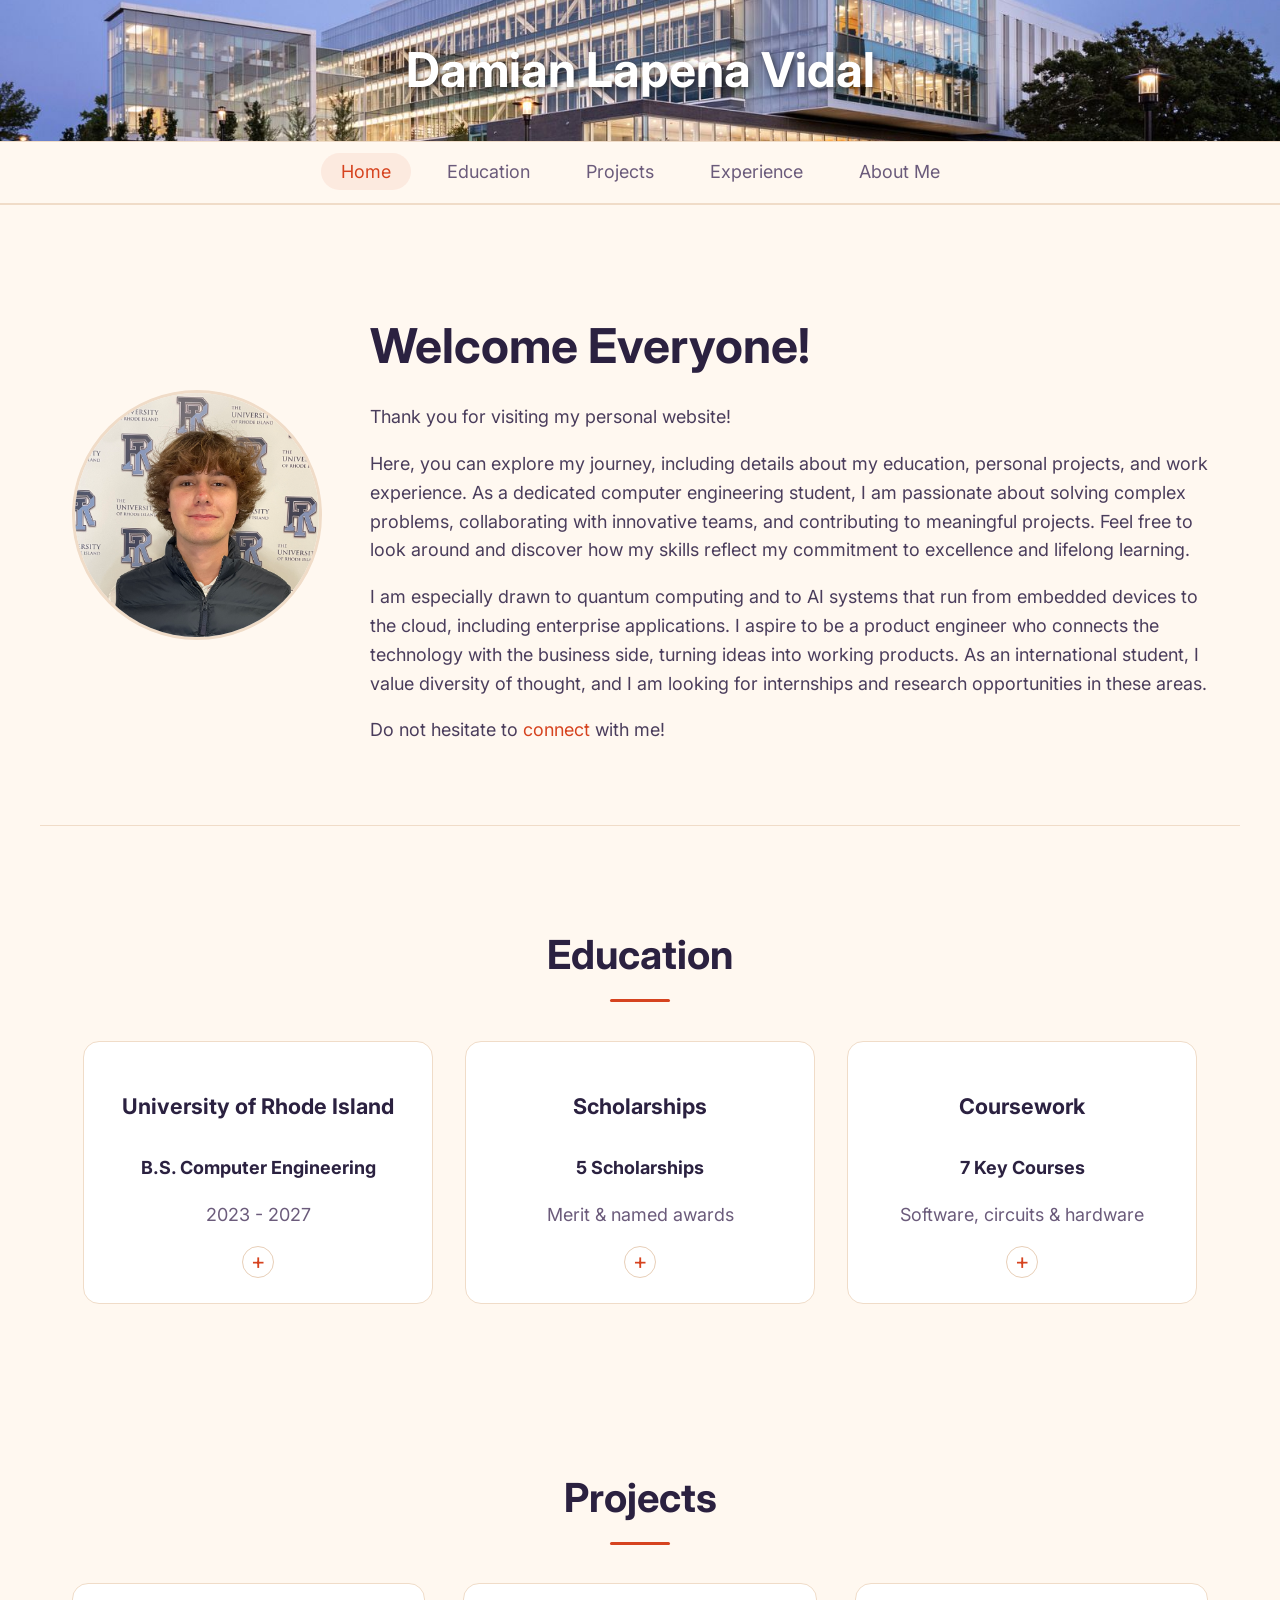
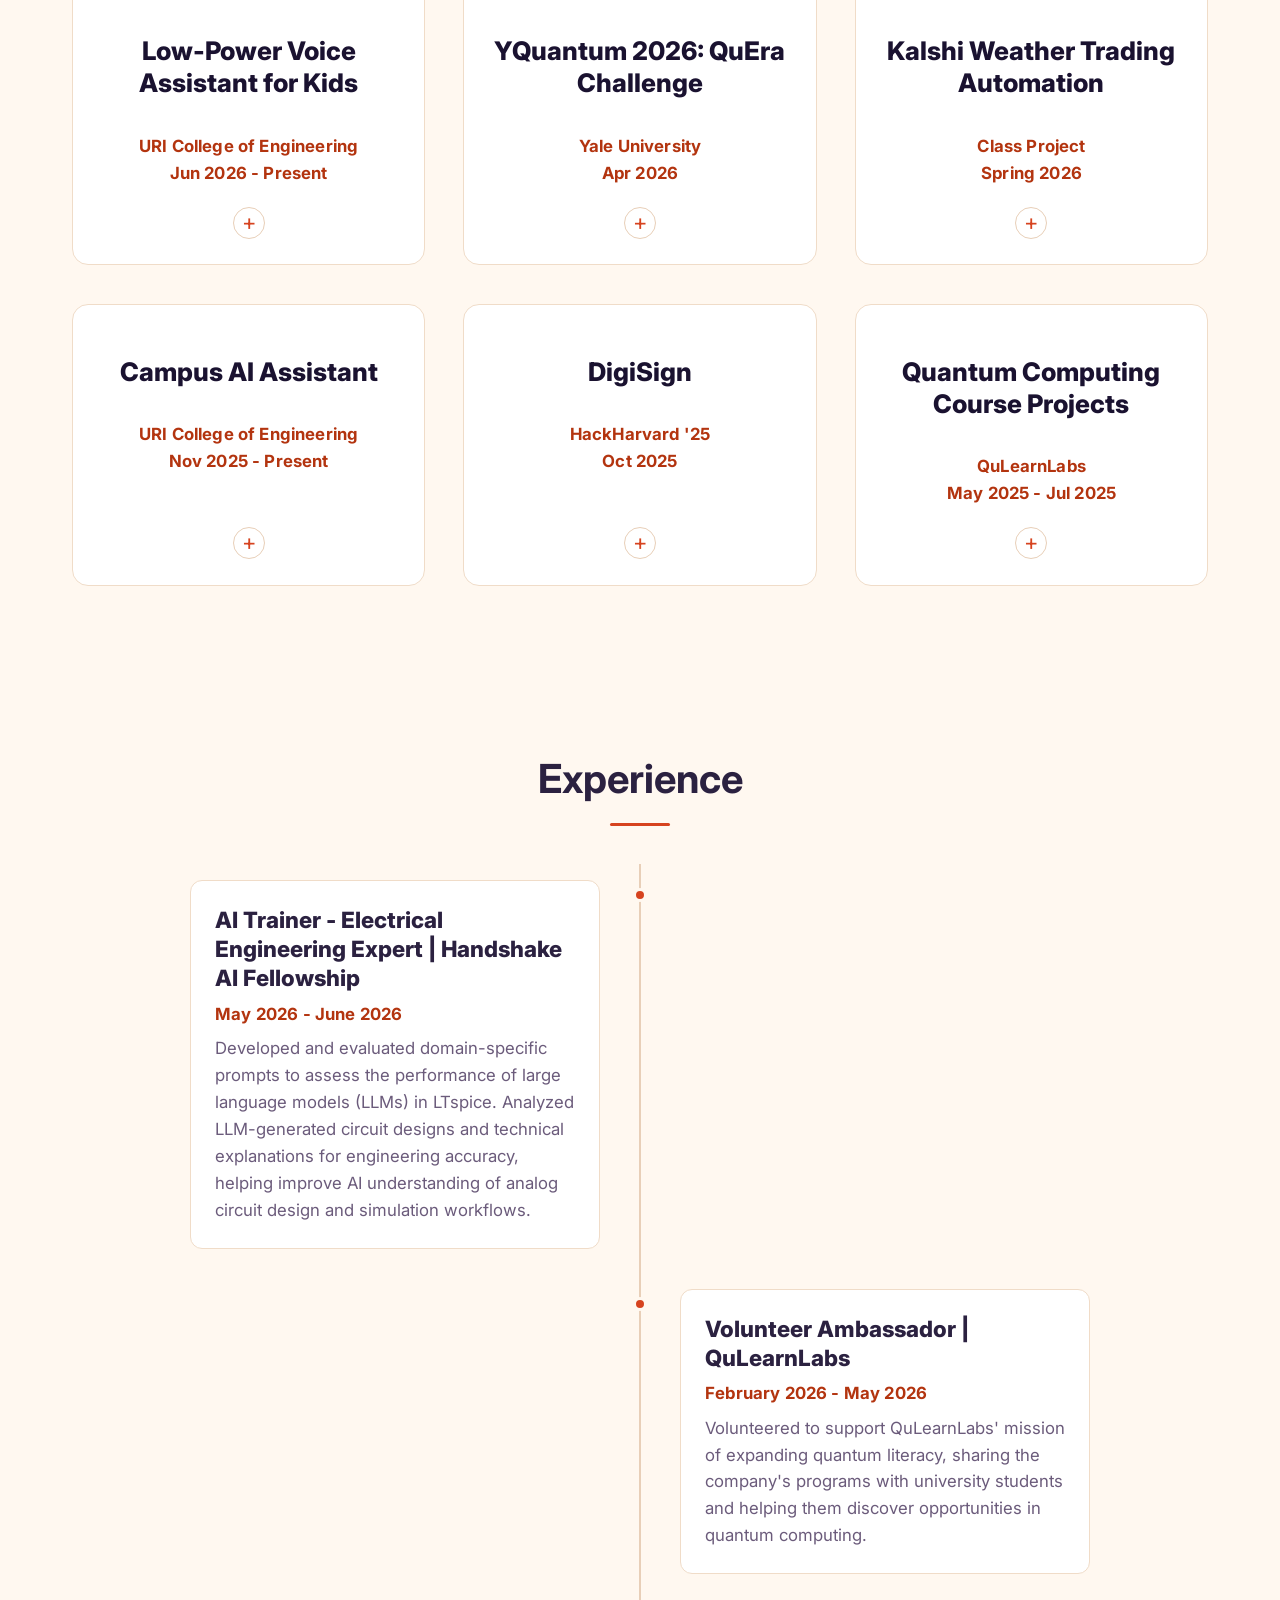
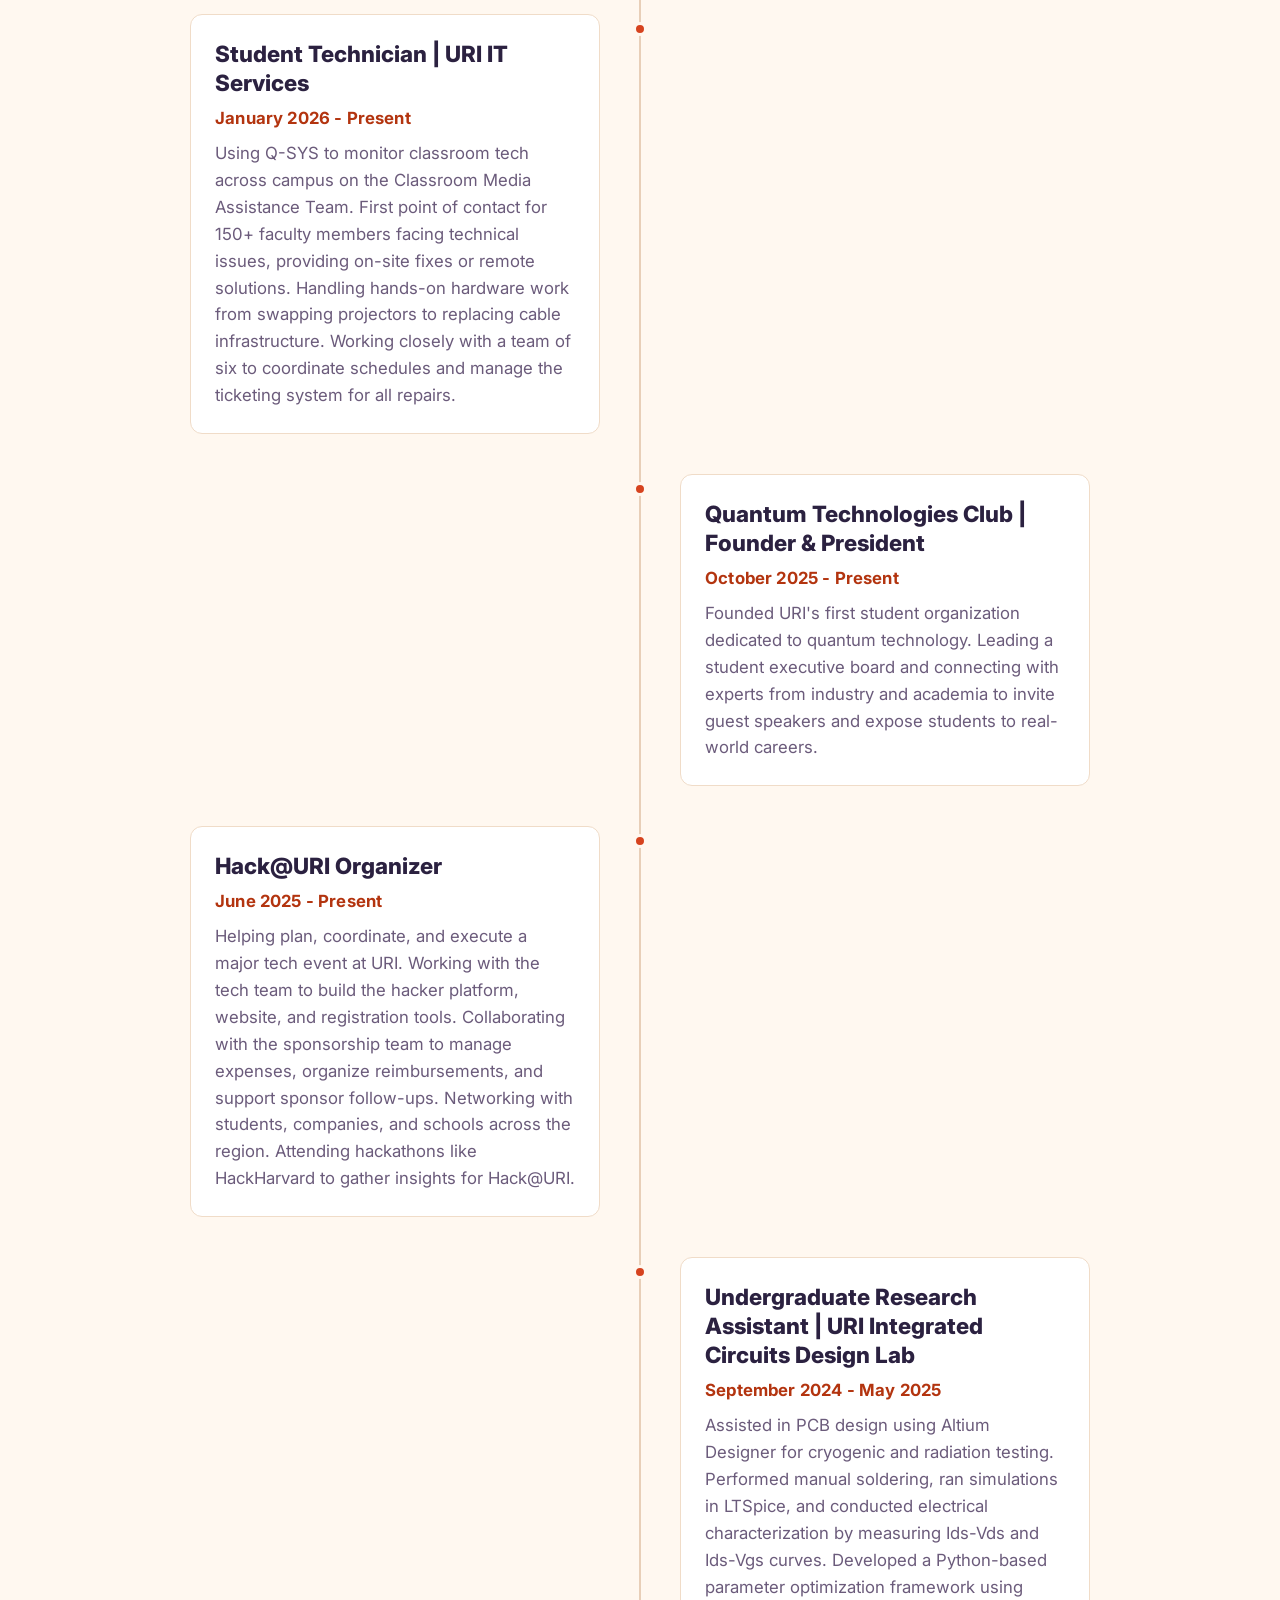
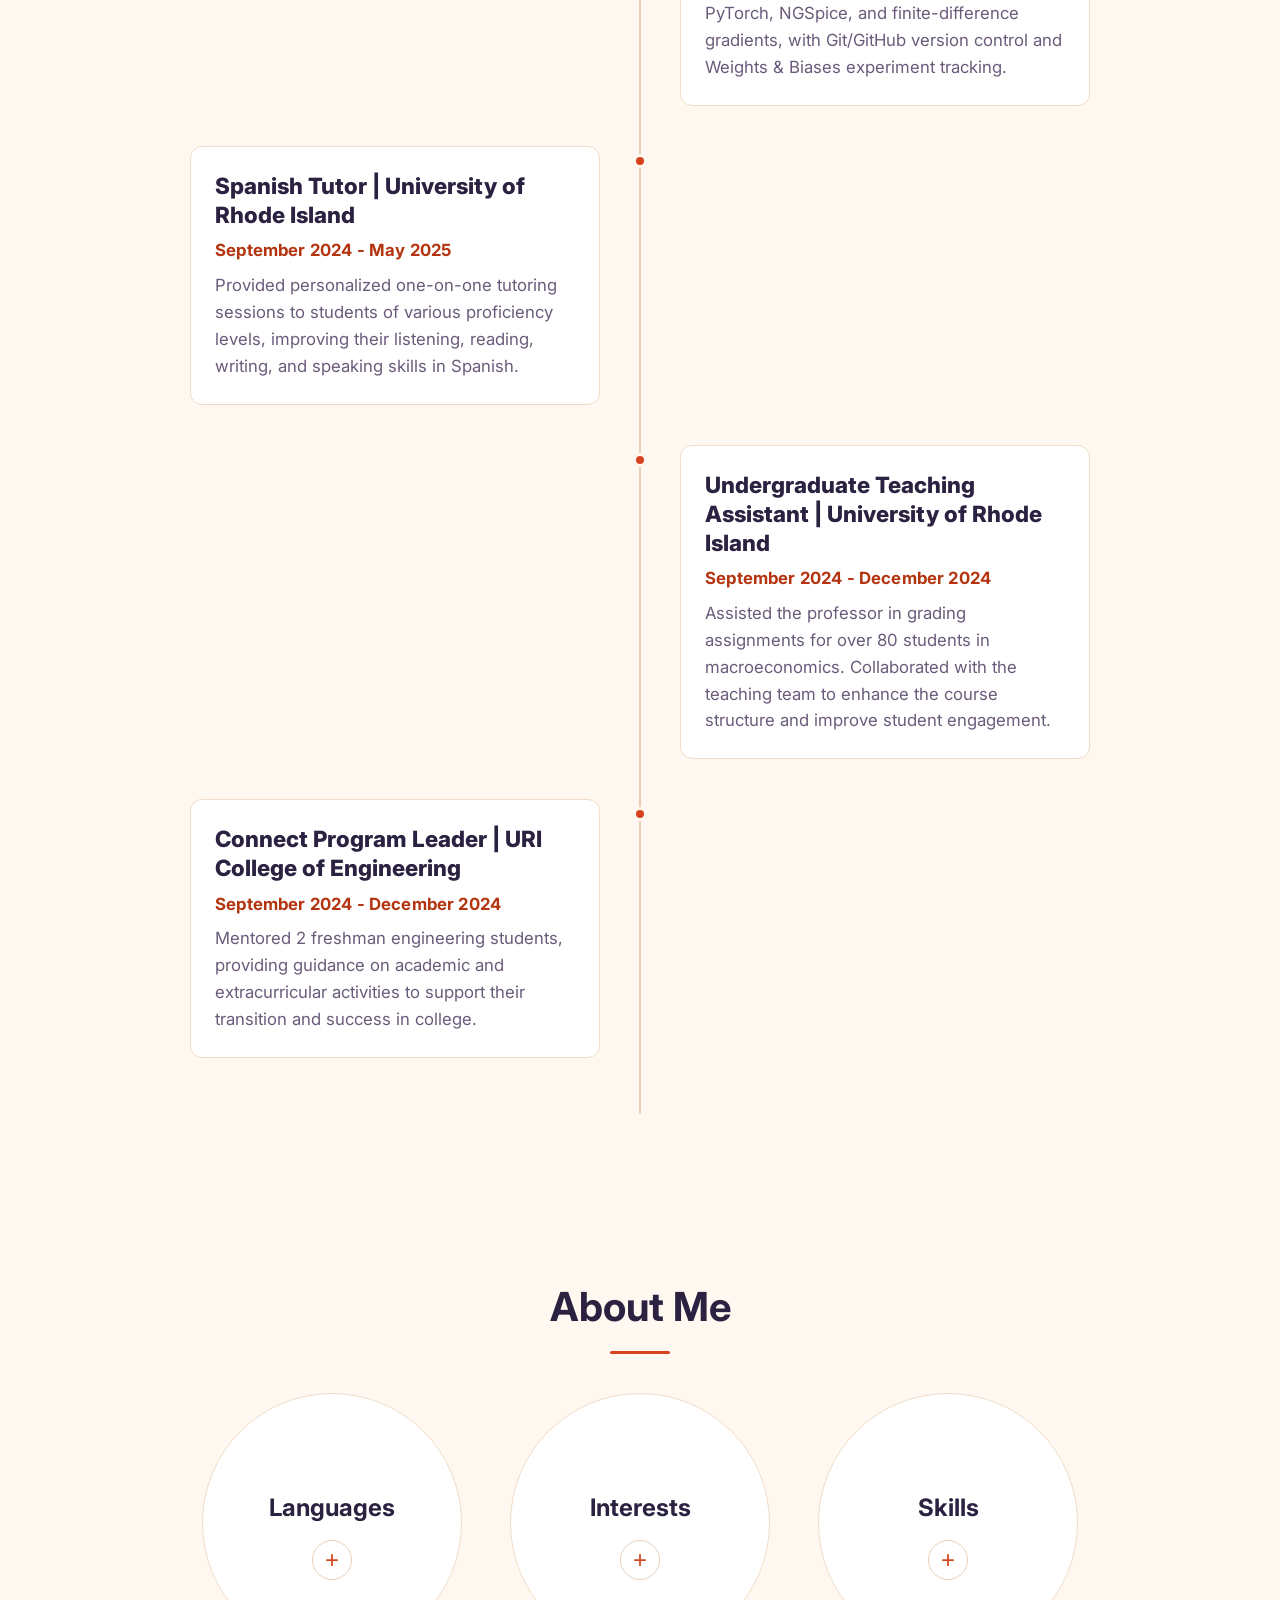
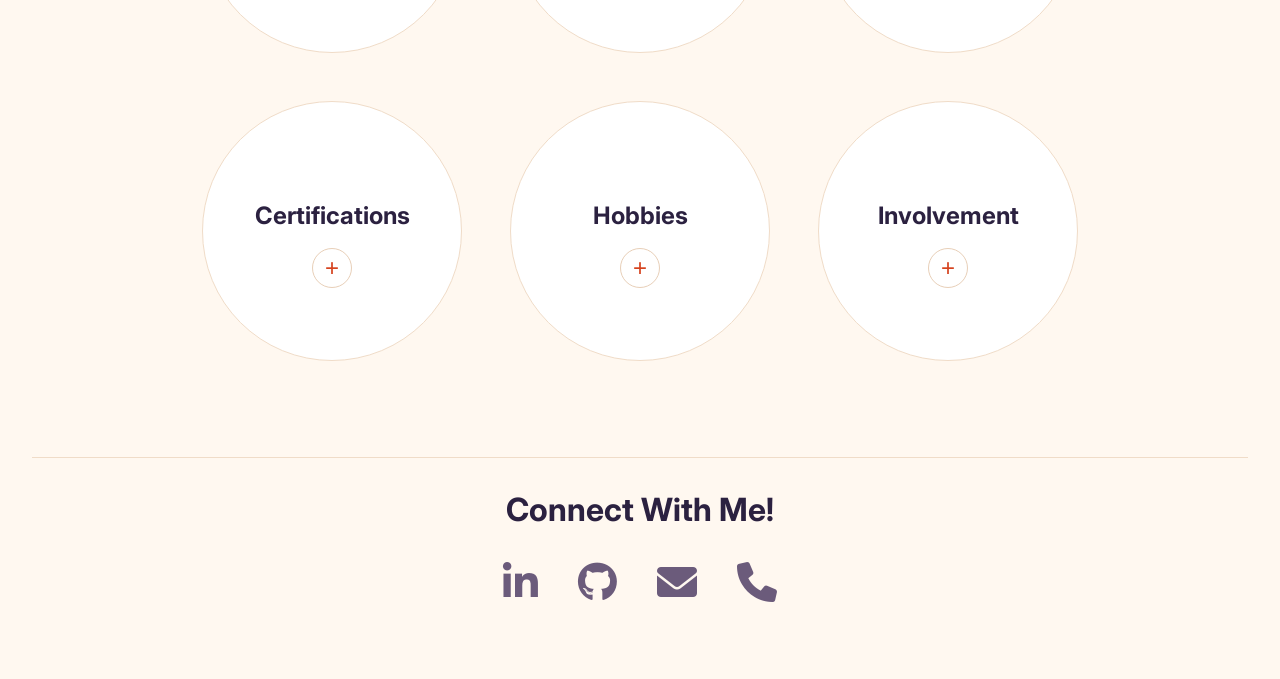
<file: index.html>
<!DOCTYPE html>
<html lang="en">
<head>
    <meta charset="UTF-8">
    <meta name="viewport" content="width=device-width, initial-scale=1.0">
    <title>Damian Lapena Vidal</title>
    <link rel="stylesheet" href="css/styles.css">
    <link rel="stylesheet" href="https://cdnjs.cloudflare.com/ajax/libs/font-awesome/6.0.0-beta3/css/all.min.css">
    <link rel="stylesheet" href="https://fonts.googleapis.com/css2?family=Inter:wght@400;700&display=swap">
    <script src="js/main.js" defer></script>
</head>
<body>

    <!-- HEADER -->
    <header>
        <h1>Damian Lapena Vidal</h1>
    </header>

    <!-- NAVIGATION -->
    <nav id="main-nav">
        <button id="menu-toggle" class="menu-toggle" aria-label="Toggle navigation menu" aria-expanded="false" aria-controls="main-nav-list">
            <span></span>
            <span></span>
            <span></span>
        </button>
        <div class="nav-border"></div>
        <ul id="main-nav-list">
            <li><a href="#welcome">Home</a></li>
            <li><a href="#education">Education</a></li>
            <li><a href="#projects">Projects</a></li>
            <li><a href="#experience">Experience</a></li>
            <li><a href="#about">About Me</a></li>
        </ul>
        <div class="nav-border"></div>
    </nav>

    <!-- WELCOME -->
    <section id="welcome" class="section">
        <div class="welcome-image">
            <img src="img/profile-pic-2.jpg" alt="Profile picture of Damian Lapena Vidal">
        </div>
        <div class="welcome-content">
            <h2>Welcome Everyone!</h2>
            <p>Thank you for visiting my personal website!</p>
            <p>
                Here, you can explore my journey, including details about my education,
                personal projects, and work experience. As a dedicated computer engineering
                student, I am passionate about solving complex problems, collaborating with
                innovative teams, and contributing to meaningful projects. Feel free to look
                around and discover how my skills reflect my commitment to excellence and
                lifelong learning.
            </p>
            <p>
                I am especially drawn to quantum computing and to AI systems that run from
                embedded devices to the cloud, including enterprise applications. I aspire to
                be a product engineer who connects the technology with the business side,
                turning ideas into working products. As an international student, I value
                diversity of thought, and I am looking for internships and research
                opportunities in these areas.
            </p>
            <p>Do not hesitate to <a href="#connect" class="inline-link">connect</a> with me!</p>
        </div>
    </section>

    <!-- EDUCATION -->
    <section id="education" class="section">
        <h2 class="section-title">Education</h2>
        <div class="card-row">
            <div class="card card-clickable" role="button" tabindex="0" aria-haspopup="dialog">
                <h3>University of Rhode Island</h3>
                <div class="card-summary">
                    <p class="summary-main">B.S. Computer Engineering</p>
                    <p>2023 - 2027</p>
                </div>
                <span class="card-hint" aria-hidden="true">+</span>
                <div class="card-detail" hidden>
                    <p>B.S. Computer Engineering</p>
                    <p>Minor in Math</p>
                    <p>Certificate in AI/ML in Engineering Applications</p>
                    <p>GPA: 4.0/4.0</p>
                    <p>Started: September 2023</p>
                    <p>Expected Graduation: May 2027</p>
                </div>
            </div>
            <div class="card card-clickable" role="button" tabindex="0" aria-haspopup="dialog">
                <h3>Scholarships</h3>
                <div class="card-summary">
                    <p class="summary-main">5 Scholarships</p>
                    <p>Merit &amp; named awards</p>
                </div>
                <span class="card-hint" aria-hidden="true">+</span>
                <div class="card-detail" hidden>
                    <p>URI Presidential Scholarship</p>
                    <p>Subramaniam Family Scholarship</p>
                    <p>C &amp; W Eckman Scholarship</p>
                    <p>Dr. &amp; Mrs. E. Eddy Scholarship</p>
                    <p>Barbara A. Woods Memorial Scholarship</p>
                </div>
            </div>
            <div class="card card-clickable" role="button" tabindex="0" aria-haspopup="dialog">
                <h3>Coursework</h3>
                <div class="card-summary">
                    <p class="summary-main">7 Key Courses</p>
                    <p>Software, circuits &amp; hardware</p>
                </div>
                <span class="card-hint" aria-hidden="true">+</span>
                <div class="card-detail" hidden>
                    <p>Cloud Computing (AWS/Microsoft Azure)</p>
                    <p>Computer Networks</p>
                    <p>Machine Learning I &amp; II (Python/Scikit-Learn/PyTorch)</p>
                    <p>Data Structures &amp; Algorithms (C++)</p>
                    <p>Circuit Theory (MATLAB/LTSpice)</p>
                    <p>Digital Computer Design (FPGA/VHDL)</p>
                    <p>Computer Architecture (MIPS)</p>
                </div>
            </div>
        </div>
    </section>

    <!-- MODAL -->
    <div id="card-modal" class="modal-overlay" hidden>
        <div class="modal">
            <button class="modal-close" aria-label="Close">&times;</button>
            <h3 class="modal-title"></h3>
            <div class="modal-body"></div>
        </div>
    </div>

    <!-- PROJECTS -->
    <section id="projects" class="section">
        <h2 class="section-title">Projects</h2>
        <div class="card-grid">
            <div class="card card-clickable" role="button" tabindex="0" aria-haspopup="dialog">
                <h3>Low-Power Voice Assistant for Kids</h3>
                <p class="date"><span>URI College of Engineering</span> <span>Jun 2026 - Present</span></p>
                <span class="card-hint" aria-hidden="true">+</span>
                <div class="card-detail" hidden>
                    <p>Voice assistant that helps kids learn new languages through natural spoken
                        conversation with friendly AI characters. Engineering a real-time voice
                        pipeline in async Python, streaming bidirectional audio between device
                        and OpenAI Realtime API. Delivered a working prototype on Raspberry Pi 5,
                        now moving toward a lower-power device for everyday use.</p>
                </div>
            </div>
            <div class="card card-clickable" role="button" tabindex="0" aria-haspopup="dialog">
                <h3>YQuantum 2026: QuEra Challenge</h3>
                <p class="date"><span>Yale University</span> <span>Apr 2026</span></p>
                <span class="card-hint" aria-hidden="true">+</span>
                <div class="card-detail" hidden>
                    <p>Quantum hackathon submission for the QuEra Challenge, exploring why a 1-qubit
                        gate can be harder to implement than a 2-qubit gate. Built in Python and
                        Jupyter notebooks with Bloqade, QuEra's quantum SDK.</p>
                    <p><a href="https://github.com/jwoolnt/yquantum-2026-the-operators" target="_blank" rel="noopener noreferrer" class="inline-link">View on GitHub</a></p>
                </div>
            </div>
            <div class="card card-clickable" role="button" tabindex="0" aria-haspopup="dialog">
                <h3>Kalshi Weather Trading Automation</h3>
                <p class="date"><span>Class Project</span> <span>Spring 2026</span></p>
                <span class="card-hint" aria-hidden="true">+</span>
                <div class="card-detail" hidden>
                    <p>Python tooling for weather market analysis and trading automation on Kalshi.</p>
                    <p><a href="https://github.com/damianlapenavidal/kalshi-AI-automated" target="_blank" rel="noopener noreferrer" class="inline-link">View on GitHub</a></p>
                </div>
            </div>
            <div class="card card-clickable" role="button" tabindex="0" aria-haspopup="dialog">
                <h3>Campus AI Assistant</h3>
                <p class="date"><span>URI College of Engineering</span> <span>Nov 2025 - Present</span></p>
                <span class="card-hint" aria-hidden="true">+</span>
                <div class="card-detail" hidden>
                    <p>Retrieval-Augmented Generation (RAG) AI assistant automating responses to
                        high-volume student inquiries. Built with Python, LangChain, and OpenAI
                        APIs, with real-time web scraping pipelines using Firecrawl and
                        BeautifulSoup4, containerized with Docker. Collaborating on a 4-person
                        team.</p>
                </div>
            </div>
            <div class="card card-clickable" role="button" tabindex="0" aria-haspopup="dialog">
                <h3>DigiSign</h3>
                <p class="date"><span>HackHarvard '25</span> <span>Oct 2025</span></p>
                <span class="card-hint" aria-hidden="true">+</span>
                <div class="card-detail" hidden>
                    <p>JavaScript-based e-signature capture tool that tracks a user's finger via
                        webcam for secure payment transactions. Built with React, Node.js, Google
                        Gemini API, and Stripe. Deployed with Cloudflare. Delivered as a functional
                        MVP within the 36-hour hackathon deadline.</p>
                    <p><a href="https://digisign-6e9.pages.dev/" target="_blank" rel="noopener noreferrer" class="inline-link">Check it out!</a></p>
                </div>
            </div>
            <div class="card card-clickable" role="button" tabindex="0" aria-haspopup="dialog">
                <h3>Quantum Computing Course Projects</h3>
                <p class="date"><span>QuLearnLabs</span> <span>May 2025 - Jul 2025</span></p>
                <span class="card-hint" aria-hidden="true">+</span>
                <div class="card-detail" hidden>
                    <p>Hands-on projects from QuLearnLabs' quantum computing program, covering quantum
                        mechanics for computing, post-quantum cryptography, and quantum-safe protocols.
                        Designed and simulated quantum circuits with IBM Qiskit, explored classical-quantum
                        hybrid approaches, and built a capstone implementing Grover's Algorithm with 4 qubits.</p>
                    <p><a href="https://github.com/damianlapenavidal/Quantum-Computing-Course-by-QuLearnLabs" target="_blank" rel="noopener noreferrer" class="inline-link">View on GitHub</a></p>
                </div>
            </div>
        </div>
    </section>

    <!-- EXPERIENCE -->
    <section id="experience" class="section">
        <h2 class="section-title">Experience</h2>
        <div class="timeline">
            <div class="timeline-item">
                <div class="timeline-content">
                    <h3>AI Trainer - Electrical Engineering Expert | Handshake AI Fellowship</h3>
                    <p class="date">May 2026 - June 2026</p>
                    <p>Developed and evaluated domain-specific prompts to assess the
                        performance of large language models (LLMs) in LTspice. Analyzed
                        LLM-generated circuit designs and technical explanations for
                        engineering accuracy, helping improve AI understanding of analog
                        circuit design and simulation workflows.</p>
                </div>
            </div>
            <div class="timeline-item">
                <div class="timeline-content">
                    <h3>Volunteer Ambassador | QuLearnLabs</h3>
                    <p class="date">February 2026 - May 2026</p>
                    <p>Volunteered to support QuLearnLabs' mission of expanding quantum
                        literacy, sharing the company's programs with university students
                        and helping them discover opportunities in quantum computing.</p>
                </div>
            </div>
            <div class="timeline-item">
                <div class="timeline-content">
                    <h3>Student Technician | URI IT Services</h3>
                    <p class="date">January 2026 - Present</p>
                    <p>Using Q-SYS to monitor classroom tech across campus on the Classroom
                        Media Assistance Team. First point of contact for 150+ faculty members
                        facing technical issues, providing on-site fixes or remote solutions.
                        Handling hands-on hardware work from swapping projectors to replacing
                        cable infrastructure. Working closely with a team of six to coordinate
                        schedules and manage the ticketing system for all repairs.</p>
                </div>
            </div>
            <div class="timeline-item">
                <div class="timeline-content">
                    <h3>Quantum Technologies Club | Founder &amp; President</h3>
                    <p class="date">October 2025 - Present</p>
                    <p>Founded URI's first student organization dedicated to quantum
                        technology. Leading a student executive board and connecting with
                        experts from industry and academia to invite guest speakers and
                        expose students to real-world careers.</p>
                </div>
            </div>
            <div class="timeline-item">
                <div class="timeline-content">
                    <h3>Hack@URI Organizer</h3>
                    <p class="date">June 2025 - Present</p>
                    <p>Helping plan, coordinate, and execute a major tech event at URI.
                        Working with the tech team to build the hacker platform, website,
                        and registration tools. Collaborating with the sponsorship team to
                        manage expenses, organize reimbursements, and support sponsor
                        follow-ups. Networking with students, companies, and schools across
                        the region. Attending hackathons like HackHarvard to gather
                        insights for Hack@URI.</p>
                </div>
            </div>
            <div class="timeline-item">
                <div class="timeline-content">
                    <h3>Undergraduate Research Assistant | URI Integrated Circuits Design Lab</h3>
                    <p class="date">September 2024 - May 2025</p>
                    <p>Assisted in PCB design using Altium Designer for cryogenic and
                        radiation testing. Performed manual soldering, ran simulations
                        in LTSpice, and conducted electrical characterization by measuring
                        Ids-Vds and Ids-Vgs curves. Developed a Python-based parameter
                        optimization framework using PyTorch, NGSpice, and
                        finite-difference gradients, with Git/GitHub version control
                        and Weights &amp; Biases experiment tracking.</p>
                </div>
            </div>
            <div class="timeline-item">
                <div class="timeline-content">
                    <h3>Spanish Tutor | University of Rhode Island</h3>
                    <p class="date">September 2024 - May 2025</p>
                    <p>Provided personalized one-on-one tutoring sessions to students of
                        various proficiency levels, improving their listening, reading,
                        writing, and speaking skills in Spanish.</p>
                </div>
            </div>
            <div class="timeline-item">
                <div class="timeline-content">
                    <h3>Undergraduate Teaching Assistant | University of Rhode Island</h3>
                    <p class="date">September 2024 - December 2024</p>
                    <p>Assisted the professor in grading assignments for over 80 students
                        in macroeconomics. Collaborated with the teaching team to enhance
                        the course structure and improve student engagement.</p>
                </div>
            </div>
            <div class="timeline-item">
                <div class="timeline-content">
                    <h3>Connect Program Leader | URI College of Engineering</h3>
                    <p class="date">September 2024 - December 2024</p>
                    <p>Mentored 2 freshman engineering students, providing guidance on
                        academic and extracurricular activities to support their transition
                        and success in college.</p>
                </div>
            </div>
        </div>
    </section>

    <!-- ABOUT ME -->
    <section id="about" class="section">
        <h2 class="section-title">About Me</h2>
        <div class="circle-row">
            <div class="circle-card">
                <h3>Languages</h3>
                <button class="card-expand" aria-label="Show details">+</button>
                <div class="card-detail" hidden>
                    <p>Spanish (Native)</p>
                    <p>Valenciano (Native)</p>
                    <p>Catalan (Native)</p>
                    <p>English (Fluent/Bilingual)</p>
                    <p>German (Elementary)</p>
                </div>
            </div>
            <div class="circle-card">
                <h3>Interests</h3>
                <button class="card-expand" aria-label="Show details">+</button>
                <div class="card-detail" hidden>
                    <p>Embedded &amp; Cloud AI</p>
                    <p>Enterprise AI &amp; Business</p>
                    <p>Product Engineering &amp; Startups</p>
                    <p>Quantum Computing</p>
                </div>
            </div>
            <div class="circle-card">
                <h3>Skills</h3>
                <button class="card-expand" aria-label="Show details">+</button>
                <div class="card-detail" hidden>
                    <p><strong>AI &amp; Data:</strong> Python, PyTorch, Scikit-Learn, LangChain, OpenAI APIs, RAG</p>
                    <p><strong>Cloud &amp; DevOps:</strong> AWS, Azure, Docker, Git/GitHub, Cloudflare</p>
                    <p><strong>Embedded &amp; Hardware:</strong> C++, VHDL/FPGA, Raspberry Pi, Altium Designer, LTspice, MATLAB</p>
                    <p><strong>Full-Stack:</strong> React, Node.js, JavaScript, HTML/CSS</p>
                    <p><strong>Product &amp; Business:</strong> Rapid prototyping, MVP delivery, Excel, Power BI</p>
                    <p><strong>Quantum:</strong> IBM Qiskit</p>
                </div>
            </div>
            <div class="circle-card">
                <h3>Certifications</h3>
                <button class="card-expand" aria-label="Show details">+</button>
                <div class="card-detail" hidden>
                    <p>AI-assisted Software Engineering for Quantum Computing and PQC [AISEQ]</p>
                    <p>Python Online Course</p>
                    <p>Microsoft Excel Online Course</p>
                    <p>Microsoft Power BI Online Course</p>
                </div>
            </div>
            <div class="circle-card">
                <h3>Hobbies</h3>
                <button class="card-expand" aria-label="Show details">+</button>
                <div class="card-detail" hidden>
                    <p><strong>Sports:</strong> Pickleball, padel, soccer, volleyball &amp; more</p>
                    <p><strong>Outdoors:</strong> Skiing, hiking &amp; traveling to new places</p>
                    <p><strong>On the side:</strong> Business &amp; economy books, podcasts, investing and languages</p>
                </div>
            </div>
            <div class="circle-card">
                <h3>Involvement</h3>
                <button class="card-expand" aria-label="Show details">+</button>
                <div class="card-detail" hidden>
                    <p><strong>Leadership:</strong> Founder &amp; President of the Quantum Technologies Club; Computer Engineering Student Advisory Board (ABET Accreditation)</p>
                    <p><strong>Honor Societies:</strong> Tau Beta Pi National Engineering Honor Society (Inducted Dec 2025); Phi Eta Sigma</p>
                    <p><strong>Professional:</strong> IEEE; Society of Hispanic Professional Engineers (SHPE)</p>
                    <p><strong>Clubs &amp; Sports:</strong> URI Investment Club, Pickleball Club, Outing Club, Rifle Club; Intramural Soccer</p>
                </div>
            </div>
        </div>
    </section>

    <!-- CONNECT -->
    <section id="connect" class="section">
        <div class="nav-border"></div>
        <div class="connect-content">
            <h2>Connect With Me!</h2>
        </div>
        <div class="social-media-icons">
            <a href="https://www.linkedin.com/in/damianlapevi/" target="_blank" rel="noopener noreferrer" class="social-icon" aria-label="LinkedIn">
                <i class="fab fa-linkedin-in"></i>
            </a>
            <a href="https://github.com/damianlapenavidal" target="_blank" rel="noopener noreferrer" class="social-icon" aria-label="GitHub">
                <i class="fab fa-github"></i>
            </a>
            <a href="mailto:damian.lapenavidal@gmail.com" class="social-icon" aria-label="Email">
                <i class="fas fa-envelope"></i>
            </a>
            <a href="tel:+14014412830" class="social-icon" aria-label="Phone">
                <i class="fas fa-phone"></i>
            </a>
        </div>
    </section>

</body>
</html>
</file>
<file: css/styles.css>
/* ========== BASE / RESET ========== */

*,
*::before,
*::after {
    box-sizing: border-box;
}

body {
    font-family: 'Inter', sans-serif;
    line-height: 1.6;
    margin: 0;
    padding: 0;
    background-color: #fff8f0;
    color: #2b2140;
}

html {
    scroll-behavior: smooth;
}

img {
    max-width: 100%;
    height: auto;
}

/* ========== HEADER ========== */

header {
    background-image: url('../img/background.jpg');
    background-size: cover;
    background-position: center;
    padding: 2rem 1rem;
    min-height: 100px;
    color: white;
    display: flex;
    justify-content: center;
    align-items: center;
    text-align: center;
}

header h1 {
    font-size: clamp(1.5rem, 5vw, 3rem);
    text-shadow: 2px 3px 6px rgba(0, 0, 0, 0.6);
    margin: 0;
    color: white;
}

/* ========== NAVIGATION ========== */

.nav-border {
    height: 1px;
    background-color: #f0dcc8;
    width: 100%;
}

nav {
    position: sticky;
    top: 0;
    z-index: 1000;
    background-color: #fff8f0;
    border-bottom: 1px solid #f0dcc8;
}

.menu-toggle {
    display: none;
    position: absolute;
    top: 0.7rem;
    right: 1rem;
    width: 2.5rem;
    height: 2.5rem;
    border: 1px solid #f0dcc8;
    border-radius: 0.5rem;
    background-color: #ffffff;
    cursor: pointer;
    padding: 0.45rem 0.4rem;
}

.menu-toggle span {
    display: block;
    width: 100%;
    height: 2px;
    margin: 0.28rem 0;
    background-color: #2b2140;
    transition: transform 0.2s ease, opacity 0.2s ease;
}

.menu-toggle.open span:nth-child(1) {
    transform: translateY(6px) rotate(45deg);
}

.menu-toggle.open span:nth-child(2) {
    opacity: 0;
}

.menu-toggle.open span:nth-child(3) {
    transform: translateY(-6px) rotate(-45deg);
}

nav ul {
    display: flex;
    justify-content: center;
    align-items: center;
    flex-wrap: wrap;
    list-style: none;
    margin: 0 auto;
    padding: 1rem;
    gap: 1rem;
}

nav ul li a {
    text-decoration: none;
    padding: 0.5rem 1.25rem;
    font-size: clamp(0.9rem, 2vw, 1.125rem);
    color: #6b5b7b;
    border-radius: 100vmax;
    transition: color 0.2s ease, background 0.2s ease;
}

nav ul li a:hover,
nav ul li a.active {
    color: #d6431f;
    background: rgba(214, 67, 31, 0.08);
}

/* ========== SECTIONS (shared) ========== */

.section {
    scroll-margin-top: 80px;
    padding: clamp(2rem, 5vw, 4rem) clamp(1rem, 3vw, 2rem);
    max-width: 1200px;
    margin: 0 auto;
}

.section-title {
    font-size: clamp(1.8rem, 4vw, 2.5rem);
    text-align: center;
    margin-bottom: clamp(1.5rem, 3vw, 2.5rem);
    color: #2b2140;
    position: relative;
}

.section-title::after {
    content: '';
    display: block;
    width: 60px;
    height: 3px;
    background: #d6431f;
    margin: 0.75rem auto 0;
    border-radius: 2px;
}

/* ========== WELCOME ========== */

#welcome {
    display: flex;
    align-items: center;
    gap: 3rem;
    flex-wrap: wrap;
    border-bottom: 1px solid #f0dcc8;
}

.welcome-content {
    flex: 1 1 300px;
    min-width: 250px;
}

.welcome-content h2 {
    font-size: clamp(1.8rem, 4vw, 3rem);
    margin-bottom: 1rem;
    color: #2b2140;
}

.welcome-content p {
    font-size: clamp(1rem, 2.5vw, 1.125rem);
    margin-bottom: 1rem;
    color: #4a3d5c;
}

.welcome-image img {
    width: clamp(150px, 25vw, 250px);
    height: clamp(150px, 25vw, 250px);
    object-fit: cover;
    object-position: 90% top;
    border-radius: 50%;
    display: block;
    border: 3px solid #f0dcc8;
}

.inline-link {
    color: #d6431f;
    text-decoration: none;
    border-bottom: 1px solid transparent;
    transition: border-color 0.2s ease;
}

.inline-link:hover {
    border-bottom-color: #d6431f;
}

/* ========== CARDS (education + projects shared) ========== */

.card {
    padding: clamp(1rem, 2vw, 2rem);
    border: 1px solid #f0dcc8;
    border-radius: clamp(0.75rem, 1.5vw, 1rem);
    background-color: #ffffff;
    display: flex;
    flex-direction: column;
    justify-content: center;
    text-align: center;
    overflow-wrap: break-word;
    transition: border-color 0.2s ease, transform 0.2s ease;
}

.card:hover {
    border-color: #e8cfb8;
    transform: translateY(-2px);
}

.card h3 {
    font-size: clamp(1.25rem, 3vw, 1.75rem);
    margin-bottom: clamp(0.5rem, 1vw, 1rem);
    color: #2b2140;
}

.card p {
    font-size: clamp(1rem, 2vw, 1.125rem);
    margin-bottom: clamp(0.5rem, 1vw, 1rem);
    color: #6b5b7b;
}

.card p:last-child {
    margin-bottom: 0;
}

/* Expand button on education cards */
.card-expand {
    width: 2.5rem;
    height: 2.5rem;
    border: 1px solid #e8cfb8;
    border-radius: 50%;
    background: transparent;
    color: #d6431f;
    font-size: 1.5rem;
    line-height: 1;
    cursor: pointer;
    transition: background 0.2s ease, transform 0.2s ease;
    margin-top: 0.25rem;
}

.card-expand:hover {
    background: rgba(214, 67, 31, 0.1);
    transform: scale(1.1);
}

/* Education: 3-column row */
.card-row {
    display: flex;
    flex-wrap: wrap;
    justify-content: center;
    gap: clamp(1rem, 3vw, 2rem);
}

.card-row .card {
    flex: 1 1 200px;
    max-width: 350px;
    align-items: center;
    justify-content: flex-start;
}

.card-row .card h3 {
    font-size: clamp(1rem, 2.5vw, 1.35rem);
}

.card-row .card {
    min-height: 220px;
    justify-content: center;
}

.card-clickable {
    cursor: pointer;
    position: relative;
    justify-content: flex-start;
}

.card-clickable:hover,
.card-clickable:focus-visible {
    border-color: #d6431f;
    outline: none;
}

.card-summary .summary-main {
    font-weight: 700;
    color: #2b2140;
}

.card-hint {
    align-self: center;
    margin-top: auto;
    width: 2rem;
    height: 2rem;
    line-height: 1.8rem;
    border: 1px solid #e8cfb8;
    border-radius: 50%;
    color: #d6431f;
    font-size: 1.4rem;
    transition: background 0.2s ease;
}

.card-clickable:hover .card-hint {
    background: rgba(214, 67, 31, 0.1);
}

/* ========== MODAL ========== */

.modal-overlay {
    position: fixed;
    inset: 0;
    z-index: 2000;
    background: rgba(43, 33, 64, 0.5);
    backdrop-filter: blur(4px);
    display: flex;
    justify-content: center;
    align-items: center;
    padding: 1rem;
    opacity: 0;
    transition: opacity 0.2s ease;
    pointer-events: none;
}

.modal-overlay[hidden] {
    display: none;
}

.modal-overlay.visible {
    opacity: 1;
    pointer-events: auto;
}

.modal {
    background-color: #ffffff;
    border: 1px solid #e8cfb8;
    border-radius: 1rem;
    padding: 2rem 2.5rem;
    max-width: 720px;
    width: 100%;
    max-height: 85vh;
    overflow-y: auto;
    overflow-wrap: break-word;
    position: relative;
    transform: translateY(12px);
    transition: transform 0.2s ease;
}

.modal-overlay.visible .modal {
    transform: translateY(0);
}

.modal-close {
    position: absolute;
    top: 0.75rem;
    right: 1rem;
    background: none;
    border: none;
    color: #6b5b7b;
    font-size: 1.75rem;
    cursor: pointer;
    line-height: 1;
    transition: color 0.2s ease;
}

.modal-close:hover {
    color: #2b2140;
}

.modal-title {
    font-size: 1.5rem;
    color: #2b2140;
    margin: 0 0 1.25rem;
}

.modal-body {
    text-align: left;
}

.modal-body p {
    font-size: 1.05rem;
    color: #4a3d5c;
    margin: 0 0 0.5rem;
}

.modal-body p:last-child {
    margin-bottom: 0;
}

/* Projects: 2x2 grid */
.card-grid {
    display: grid;
    grid-template-columns: repeat(auto-fit, minmax(min(280px, 100%), 1fr));
    gap: clamp(1.5rem, 3vw, 2.5rem);
}

.card-grid .card {
    text-align: center;
    min-height: 200px;
    gap: 0.25rem;
}

.card-clickable .card-hint {
    flex-shrink: 0;
}

.card-clickable p.date,
.card-clickable .card-summary {
    margin-bottom: 1rem;
}

.card-grid .card h3 {
    font-size: clamp(1.3rem, 3vw, 1.6rem);
    line-height: 1.25;
    font-weight: 800;
    color: #1a1230;
}

/* ========== EXPERIENCE (vertical timeline) ========== */

.timeline {
    position: relative;
    padding: 1rem 0;
    max-width: 900px;
    margin: 0 auto;
}

.timeline::before {
    content: '';
    position: absolute;
    left: 50%;
    top: 0;
    bottom: 0;
    width: 2px;
    background-color: #e8cfb8;
    transform: translateX(-50%);
}

.timeline-item {
    position: relative;
    width: 50%;
    padding: 0 2.5rem 2.5rem;
}

.timeline-item::before {
    content: '';
    position: absolute;
    top: 0.5rem;
    width: 14px;
    height: 14px;
    background-color: #d6431f;
    border: 3px solid #fff8f0;
    border-radius: 50%;
    z-index: 1;
}

/* Odd items: left side, box hugs the center line */
.timeline-item:nth-child(odd) {
    margin-left: 0;
    margin-right: auto;
    padding-right: 2.5rem;
    padding-left: 0;
    display: flex;
    justify-content: flex-end;
}

.timeline-item:nth-child(odd)::before {
    right: -7px;
}

.timeline-item:nth-child(odd) .timeline-content {
    text-align: left;
}

/* Even items: right side, box hugs the center line */
.timeline-item:nth-child(even) {
    margin-left: 50%;
    margin-right: 0;
    padding-left: 2.5rem;
    padding-right: 0;
    display: flex;
    justify-content: flex-start;
}

.timeline-item:nth-child(even)::before {
    left: -7px;
}

.timeline-item:nth-child(even) .timeline-content {
    text-align: left;
}

.timeline-content {
    background-color: #ffffff;
    border: 1px solid #f0dcc8;
    border-radius: 0.75rem;
    padding: clamp(1rem, 2vw, 1.5rem);
    width: fit-content;
    overflow-wrap: break-word;
    transition: border-color 0.2s ease, transform 0.2s ease;
}

.timeline-content:hover {
    border-color: #e8cfb8;
    transform: translateY(-2px);
}

.timeline-content h3 {
    font-size: clamp(1.1rem, 2.5vw, 1.4rem);
    line-height: 1.3;
    font-weight: 800;
    margin: 0 0 0.5rem;
    color: #2b2140;
}

.timeline-content p {
    font-size: clamp(0.95rem, 2vw, 1.05rem);
    margin: 0 0 0.5rem;
    color: #6b5b7b;
}

.timeline-content p:last-child {
    margin-bottom: 0;
}

.timeline-content .date,
.card .date {
    color: #b3340f;
    font-style: normal;
    font-weight: 700;
    font-size: clamp(0.95rem, 2vw, 1.05rem);
    letter-spacing: 0.01em;
}

.card .date span {
    display: block;
    white-space: nowrap;
}

.timeline-content .date {
    white-space: nowrap;
}

/* ========== ABOUT ME (circles) ========== */

.circle-row {
    display: flex;
    flex-wrap: wrap;
    justify-content: center;
    max-width: 960px;
    margin: 0 auto;
    gap: clamp(1rem, 4vw, 3rem);
    padding-bottom: clamp(1rem, 3vw, 2rem);
}

.circle-card {
    flex: 0 1 calc((100% - 2 * clamp(1rem, 4vw, 3rem)) / 3);
    aspect-ratio: 1 / 1;
    max-width: 260px;
    min-width: 0;
    padding: clamp(1rem, 4vw, 2rem);
    border: 1px solid #f0dcc8;
    border-radius: 50%;
    background-color: #ffffff;
    text-align: center;
    display: flex;
    flex-direction: column;
    justify-content: center;
    align-items: center;
    transition: border-color 0.2s ease, transform 0.2s ease;
}

.circle-card:hover {
    border-color: #e8cfb8;
    transform: translateY(-2px);
}

.circle-card h3 {
    font-size: clamp(1.15rem, 2.5vw, 1.5rem);
    margin-bottom: 0.5rem;
    color: #2b2140;
}

.circle-card p {
    font-size: clamp(0.95rem, 2vw, 1.125rem);
    margin: 0;
    color: #6b5b7b;
}

/* ========== CONNECT ========== */

#connect {
    text-align: center;
    max-width: 100%;
    padding-top: 0;
}

.connect-content h2 {
    font-size: clamp(1.5rem, 4vw, 2rem);
    margin-bottom: 1rem;
    color: #2b2140;
}

.social-media-icons {
    display: flex;
    justify-content: center;
    align-items: center;
    gap: clamp(1rem, 6vw, 2.5rem);
    flex-wrap: wrap;
    margin-top: 1rem;
}

.social-icon {
    text-decoration: none;
    color: #6b5b7b;
    font-size: clamp(2rem, 6vw, 2.5rem);
    transition: transform 0.2s ease, color 0.2s ease;
}

.social-icon:hover {
    transform: scale(1.2);
    color: #d6431f;
}

/* ========== GLOW ANIMATION ========== */

.connect-content.glow-effect h2 {
    animation: glow 2s ease-in-out;
}

@keyframes glow {
    0%   { text-shadow: 0 0 0 #d6431f; }
    50%  { text-shadow: 0 0 20px #d6431f; }
    100% { text-shadow: 0 0 0 #d6431f; }
}

/* ========== RESPONSIVE ========== */

@media (max-width: 768px) {
    nav {
        position: sticky;
        min-height: 3.9rem;
    }

    .menu-toggle {
        display: block;
    }

    nav ul {
        display: none;
        flex-direction: column;
        gap: 0.5rem;
        align-items: stretch;
        margin-top: 2.8rem;
        padding: 0.75rem 1rem 1rem;
    }

    nav ul.open {
        display: flex;
    }

    nav ul li a {
        display: block;
        text-align: center;
    }

    #welcome {
        flex-direction: column;
        text-align: center;
        gap: 1.5rem;
    }

    .welcome-image img {
        width: 150px;
        height: 150px;
        margin: 0 auto;
    }

    .social-media-icons {
        flex-direction: row;
        flex-wrap: nowrap;
        gap: 1rem;
    }

    .timeline::before {
        left: 1rem;
    }

    .timeline-item,
    .timeline-item:nth-child(odd),
    .timeline-item:nth-child(even) {
        width: 100%;
        left: 0;
        margin-left: 0;
        margin-right: 0;
        text-align: left;
        padding-left: 3rem;
        padding-right: 0;
        justify-content: flex-start;
    }

    .timeline-content {
        width: 100%;
    }

    .timeline-item::before,
    .timeline-item:nth-child(odd)::before,
    .timeline-item:nth-child(even)::before {
        left: 0.45rem;
        right: auto;
    }
}

@media (max-width: 400px) {
    .timeline-item,
    .timeline-item:nth-child(odd),
    .timeline-item:nth-child(even) {
        padding-left: 2.25rem;
    }

    .timeline-content .date {
        font-size: 0.85rem;
        white-space: normal;
    }
}

@media (max-width: 480px) {
    .modal {
        padding: 1.5rem 1.25rem;
    }

    .circle-row {
        gap: 1rem;
    }

    .circle-card {
        flex-basis: calc((100% - 1rem) / 2);
        padding: 0.75rem;
    }

    .circle-card h3 {
        font-size: 1rem;
    }

    header h1 {
        font-size: 1.5rem;
    }

    .welcome-content p {
        font-size: 0.9rem;
    }

    .connect-content h2 {
        font-size: 1.25rem;
    }

    nav ul li a {
        font-size: 0.95rem;
        padding: 0.5rem 0.75rem;
    }
}
</file>
